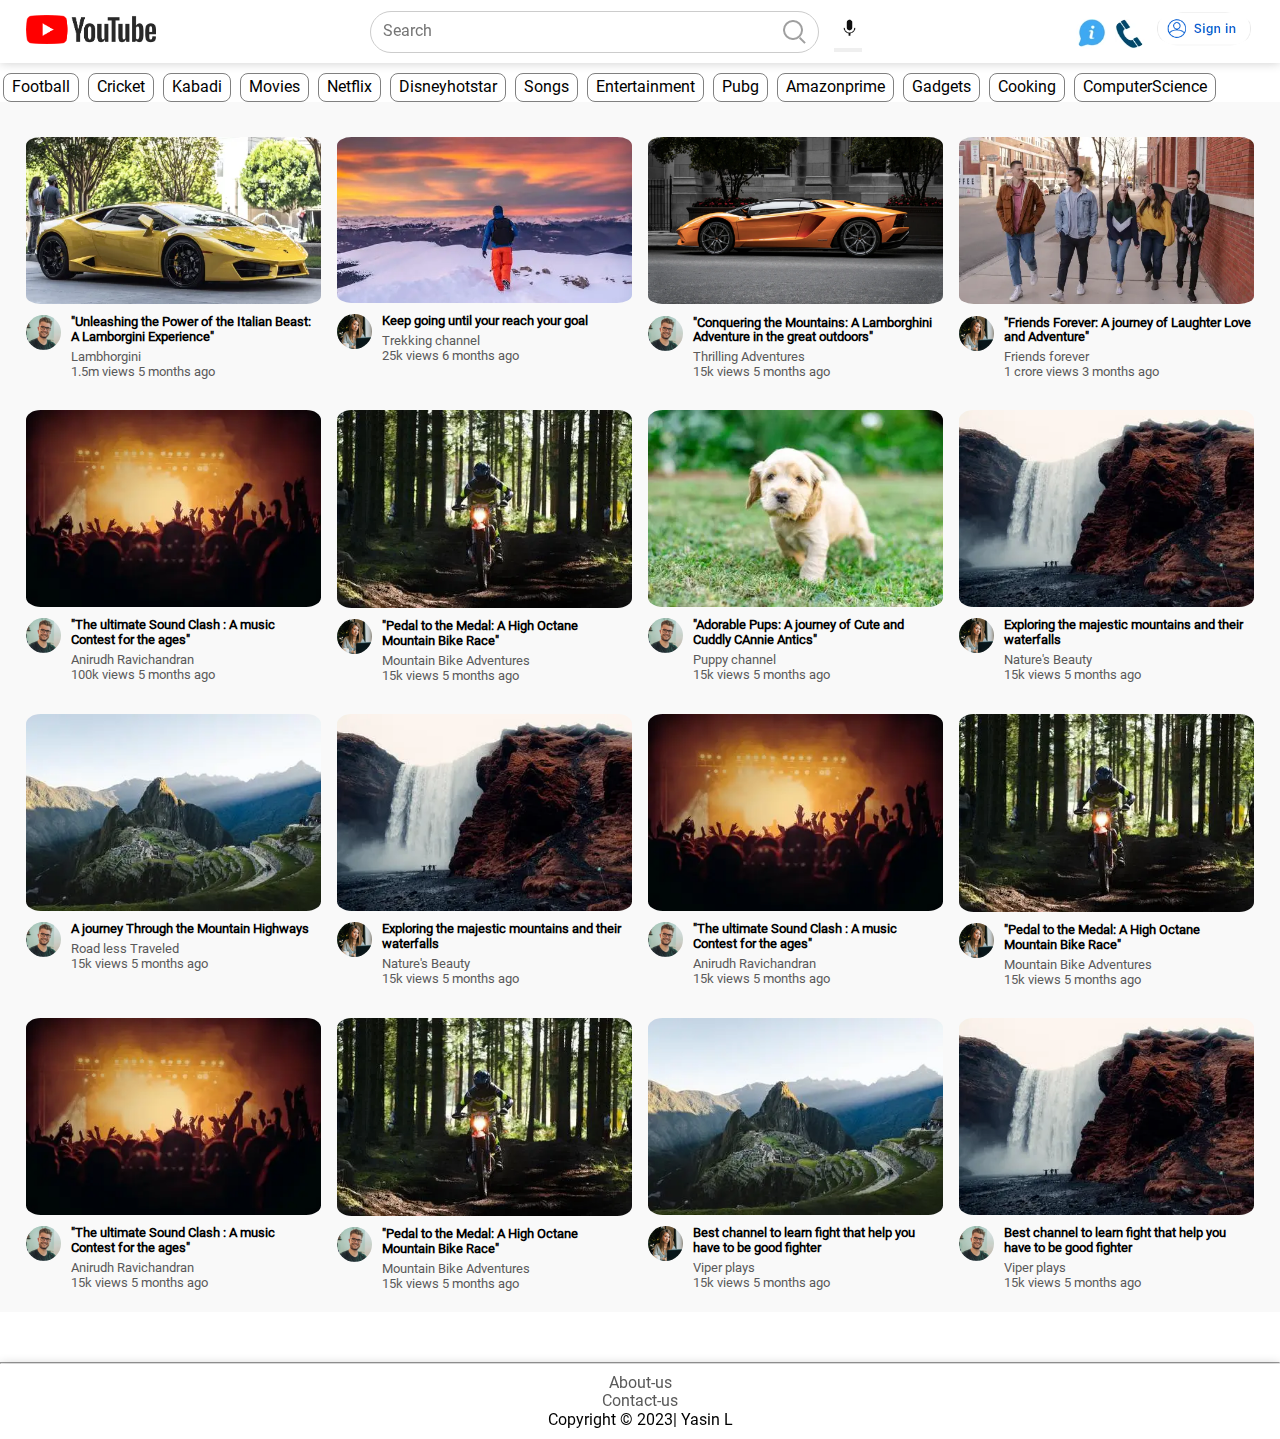
<file: index.html>
<!DOCTYPE html>
<html lang="en">

<head>
  <meta charset="UTF-8">
  <meta name="description"
    content="Home Page of Youtube, where you can watch millions of videos upload by users from across the globe.">
  <meta name="keywords" content="trending videos, viral videos, video news, latest news, video updates, crikcet videos">
  <meta name="viewport" content="width=device-width, initial-scale=1.0">
  <title>Youtube</title>
  <!--styles starts here-->
  <link rel="stylesheet" href="./assets/styles/noramlize.css">
  <link rel="stylesheet" href="https://cdnjs.cloudflare.com/ajax/libs/font-awesome/6.2.1/css/all.min.css"
    integrity="sha512-MV7K8+y+gLIBoVD59lQIYicR65iaqukzvf/nwasF0nqhPay5w/9lJmVM2hMDcnK1OnMGCdVK+iQrJ7lzPJQd1w=="
    crossorigin="anonymous" referrerpolicy="no-referrer" />
  <link rel="stylesheet" href="./assets/styles/main.css">
  <link rel="shortcut icon" href="./assets/images/yt-favicon.ico" type="image/x-icon">
  <!--styles ends here-->
</head>

<body>
  <!--header starts here-->
  <header>
    <nav class="flex-div primary-nav">
      <!--youtube logo starts here-->
      <div class="nav-left flex-div">
        <a href="./index.html"><img src="./assets/images/yt-logo.png" alt="youtubeLogo" class="logo"></a>
      </div>
      <!--youtube logo ends here-->
      <!--search box starts here-->
      <div class="nav-middle flex-div">
        <div class="search-box flex-div">
          <input type="search" placeholder="Search" aria-label="search">
          <img src="./assets/images/search.png" alt="search">
        </div>
        <button type="button"><img src="./assets/images/mic.PNG" alt="voice-search" class="mic-icon"></button>
      </div>
      <!--search box ends here-->
      <div class="nav-right">
        <a href="./about-us.html"><img src="./assets/images/about-us.webp" alt="about-us" class="about-us-icon"></a>
        <a href="./contact-us.html"><img src="./assets/images/contact-us.webp" alt="contact-us" class="contact-us-icon"></a>
        <img src="./assets/images/sign-in-icon.PNG" alt="Sign-in" class="sign-in-icon">
      </div>
    </nav>
  </header>
  <!--header ends here-->
  <!--main content starts here-->
  <main>
    <!--suggestedVideos starts here-->
    <div class="suggestedVideos">
      <ul>
        <li><a href="./index.html" title="footBall">Football</a></li>
        <li><a href="./index.html" title="cricket">Cricket</a></li>
        <li><a href="./index.html" title="kabadi">Kabadi</a></li>
        <li><a href="./index.html" title="movies">Movies</a></li>
        <li><a href="./index.html" title="netflix">Netflix</a></li>
        <li><a href="./index.html" title="hotstar">Disneyhotstar</a></li>
        <li><a href="./index.html" title="songs">Songs</a></li>
        <li><a href="./index.html" title="entertainment">Entertainment</a></li>
        <li><a href="./index.html" title="pubg">Pubg</a></li>
        <li><a href="./index.html" title="amazonprime">Amazonprime</a></li>
        <li><a href="./index.html" title="gadgets">Gadgets</a></li>
        <li><a href="./index.html" title="cooking">Cooking</a></li>
        <li><a href="./index.html" title="computerScience">ComputerScience</a></li>
      </ul>
    </div>
    <!--suggestedVideos ends here-->
    <!--Trending Videos starts here-->
    <div class="container">
      <div class="list-container">
        <!--video #1-->
        <div class="vid-list">
          <a href="./video.html"><img src="./assets/images/thumbnail1.webp" alt="video1" class="thumbnail">
            <!--video #1 description starts here-->
            <div class="flex-div">
              <img src="./assets/images/simon.png" alt="creator1">
              <div class="vid-info">
                <span>"Unleashing the Power of the Italian Beast: A Lamborgini Experience"</span>
                <p>Lambhorgini</p>
                <p>1.5m views 5 months ago</p>
              </div>
            </div>
            <!--video #1 description ends here-->
            </a>
        </div>
        <!--video #2-->
        <div class="vid-list">
          <a href="./video.html"><img src="./assets/images/thumbnail2.webp" alt="video2" class="thumbnail">
            <!--video #2 description starts here-->
            <div class="flex-div">
              <img src="./assets/images/cameron.png" alt="creator2">
              <div class="vid-info">
                <span>Keep going until your reach your goal</span>
                <p>Trekking channel</p>
                <p>25k views 6 months ago</p>
              </div>
            </div>
            <!--video #2 description ends here-->
            </a>
        </div>
        <!--video #3-->
        <div class="vid-list">
          <a href="./video.html"><img src="./assets/images/thumbnail3.png" alt="video3" class="thumbnail">
            <!--video #3 description starts here-->
            <div class="flex-div">
              <img src="./assets/images/simon.png" alt="creator3">
              <div class="vid-info">
                <span>"Conquering the Mountains: A Lamborghini Adventure in the great outdoors"</span>
                <p>Thrilling Adventures</p>
                <p>15k views 5 months ago</p>
              </div>
            </div>
            <!--video #3 description ends here-->
          </a>
        </div>
        <!--video #4-->
        <div class="vid-list">
          <a href="./video.html"><img src="./assets/images/thumbnail5.webp" alt="video4" class="thumbnail">
            <!--video #4 description starts here-->
            <div class="flex-div">
              <img src="./assets/images/cameron.png" alt="creator4">
              <div class="vid-info">
                <span>"Friends Forever: A journey of Laughter Love and Adventure"</span>
                <p>Friends forever</p>
                <p>1 crore views 3 months ago</p>
              </div>
            </div>
            <!--video #4 description ends here-->
          </a>
        </div>
        <!--video #5-->
        <div class="vid-list">
          <a href="./video.html"><img src="./assets/images/thumbnail4.webp" alt="video5" class="thumbnail">
            <!--video #5 description starts here-->
            <div class="flex-div">
              <img src="./assets/images/simon.png" alt="creator5">
              <div class="vid-info">
                <span>"The ultimate Sound Clash : A music Contest for the ages"</span>
                <p>Anirudh Ravichandran</p>
                <p>100k views 5 months ago</p>
              </div>
            </div>
            <!--video #5 description ends here-->
          </a>
        </div>
        <!--video #6-->
        <div class="vid-list">
          <a href="./video.html"><img src="./assets/images/thumbnail6.webp" alt="video6" class="thumbnail">
            <!--video #6 description starts here-->
            <div class="flex-div">
              <img src="./assets/images/cameron.png" alt="creator6">
              <div class="vid-info">
                <span>"Pedal to the Medal: A High Octane Mountain Bike Race"</span>
                <p>Mountain Bike Adventures</p>
                <p>15k views 5 months ago</p>
              </div>
            </div>
            <!--video #6 description ends here-->
          </a>
        </div>
        <!--video #7-->
        <div class="vid-list">
          <a href="./video.html"><img src="./assets/images/thumbnail7.webp" alt="video7" class="thumbnail">
            <!--video #7 description starts here-->
            <div class="flex-div">
              <img src="./assets/images/simon.png" alt="creator7">
              <div class="vid-info">
                <span>"Adorable Pups: A journey of Cute and Cuddly CAnnie Antics"</span>
                <p>Puppy channel</p>
                <p>15k views 5 months ago</p>
              </div>
            </div>
            <!--video #7 description ends here-->
          </a>
        </div>
        <!--video #8-->
        <div class="vid-list">
          <a href="./video.html"><img src="./assets/images/thumbnail10.webp" alt="video8" class="thumbnail">
            <!--video #8 description starts here-->
            <div class="flex-div">
              <img src="./assets/images/cameron.png" alt="creator8">
              <div class="vid-info">
                <span>Exploring the majestic mountains and their waterfalls</span>
                <p>Nature's Beauty</p>
                <p>15k views 5 months ago</p>
              </div>
            </div>
            <!--video #8 description ends here-->
          </a>
        </div>
        <!--video #9-->
        <div class="vid-list">
          <a href="./video.html"><img src="./assets/images/thumbnail9.webp" alt="video9" class="thumbnail">
            <!--video #9 description starts here-->
            <div class="flex-div">
              <img src="./assets/images/simon.png" alt="creator9">
              <div class="vid-info">
                <span>A journey Through the Mountain Highways</span>
                <p>Road less Traveled</p>
                <p>15k views 5 months ago</p>
              </div>
            </div>
            <!--video #9 description ends here-->
          </a>
        </div>
        <!--video #10-->
        <div class="vid-list">
          <a href="./video.html"><img src="./assets/images/thumbnail10.webp" alt="video10" class="thumbnail">
            <!--video #10 description starts here-->
            <div class="flex-div">
              <img src="./assets/images/cameron.png" alt="creator10">
              <div class="vid-info">
                <span>Exploring the majestic mountains and their waterfalls</span>
                <p>Nature's Beauty</p>
                <p>15k views 5 months ago</p>
              </div>
            </div>
            <!--video #10 description ends here-->
          </a>
        </div>
        <!--video #11-->
        <div class="vid-list">
          <a href="./video.html"><img src="./assets/images/thumbnail4.webp" alt="video11" class="thumbnail">
            <!--video #11 description starts here-->
            <div class="flex-div">
              <img src="./assets/images/simon.png" alt="creator11">
              <div class="vid-info">
                <span>"The ultimate Sound Clash : A music Contest for the ages"</span>
                <p>Anirudh Ravichandran</p>
                <p>15k views 5 months ago</p>
              </div>
            </div>
            <!--video #11 description ends here-->
          </a>
        </div>
        <!--video #12-->
        <div class="vid-list">
          <a href="./video.html"><img src="./assets/images/thumbnail6.webp" alt="video12" class="thumbnail">
            <!--video #12 description starts here-->
            <div class="flex-div">
              <img src="./assets/images/cameron.png" alt="creator12">
              <div class="vid-info">
                <span>"Pedal to the Medal: A High Octane Mountain Bike Race"</span>
                <p>Mountain Bike Adventures</p>
                <p>15k views 5 months ago</p>
              </div>
            </div>
            <!--video #12 description ends here-->
          </a>
        </div>
        <!--video #13-->
        <div class="vid-list">
          <a href="./video.html"><img src="./assets/images/thumbnail4.webp" alt="video13" class="thumbnail">
            <!--video #13 description starts here-->
            <div class="flex-div">
              <img src="./assets/images/simon.png" alt="creator13">
              <div class="vid-info">
                <span>"The ultimate Sound Clash : A music Contest for the ages"</span>
                <p>Anirudh Ravichandran</p>
                <p>15k views 5 months ago</p>
              </div>
            </div>
            <!--video #13 description ends here-->
          </a>
        </div>
        <!--video #14-->
        <div class="vid-list">
          <a href="./video.html"><img src="./assets/images/thumbnail6.webp" alt="video14" class="thumbnail">
            <!--video #14 description starts here-->
            <div class="flex-div">
              <img src="./assets/images/simon.png" alt="creator14">
              <div class="vid-info">
                <span>"Pedal to the Medal: A High Octane Mountain Bike Race"</span>
                <p>Mountain Bike Adventures</p>
                <p>15k views 5 months ago</p>
              </div>
            </div>
            <!--video #14 description ends here-->
          </a>
        </div>
        <!--video #15-->
        <div class="vid-list">
          <a href="#"><img src="./assets/images/thumbnail9.webp" alt="video15" class="thumbnail">
            <!--video #15 description starts here-->
            <div class="flex-div">
              <img src="./assets/images/cameron.png" alt="creator15">
              <div class="vid-info">
                <span>Best channel to learn fight that help you have to be good fighter</span>
                <p>Viper plays</p>
                <p>15k views 5 months ago</p>
              </div>
            </div>
            <!--video #15 description ends here-->
          </a>
        </div>
        <!--video #16-->
        <div class="vid-list">
          <a href="./video.html"><img src="./assets/images/thumbnail10.webp" alt="video16" class="thumbnail">
            <!--video #16 description starts here-->
            <div class="flex-div">
              <img src="./assets/images/simon.png" alt="creator16">
              <div class="vid-info">
                <span>Best channel to learn fight that help you have to be good fighter</span>
                <p>Viper plays</p>
                <p>15k views 5 months ago</p>
              </div>
            </div>
            <!--video #16 description ends here-->
          </a>
        </div>
      </div>
    </div>
     <!--Trending Videos ends here-->
  </main>
  <!--main content ends here-->
  <!--footer starts here-->
  <footer class="footerStyle">
    <hr>
    <nav id="footerNav">
      <ul>
        <li><a href="./about-us.html">About-us</a></li>
        <li><a href="./contact-us.html">Contact-us</a></li>
      </ul>
      <p>Copyright &copy; 2023| Yasin L</p>
    </nav>
  </footer>
  <!--footer ends here-->
</body>

</html>
</file>
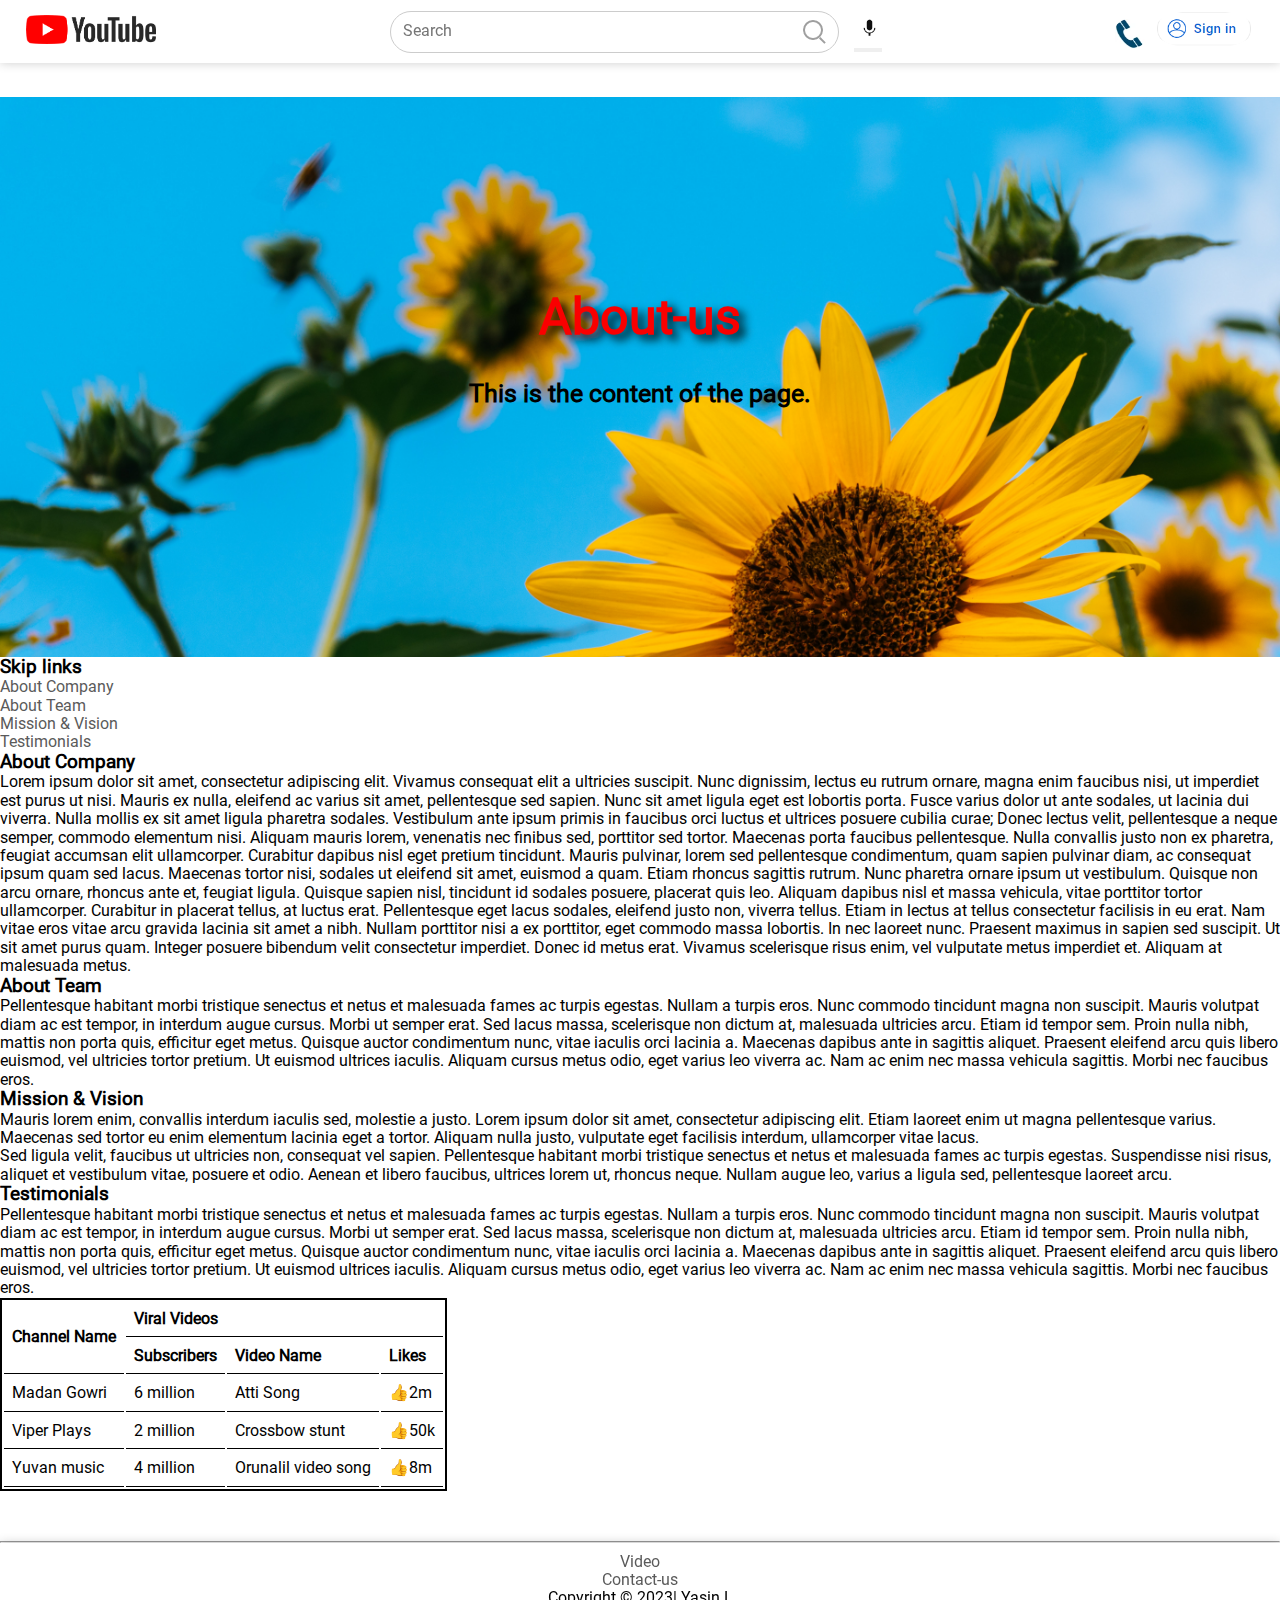
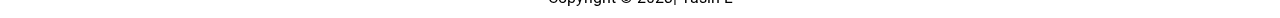
<file: about-us.html>
<!DOCTYPE html>
<html lang="en-US">

<head>
  <meta charset="UTF-8">
  <meta name="description" content="About us page of youtube where you can see of about our viral content videos">
  <meta name="keywords" content="Trending content, viral content, viral news, about-us content">
  <meta name="viewport" content="width=device-width, intial-scale=1.0">
  <title>Youtube</title>
  <!--styles starts here-->
  <link rel="stylesheet" href="./assets/styles/noramlize.css">
  <link rel="stylesheet" href="https://cdnjs.cloudflare.com/ajax/libs/font-awesome/6.2.1/css/all.min.css"
    integrity="sha512-MV7K8+y+gLIBoVD59lQIYicR65iaqukzvf/nwasF0nqhPay5w/9lJmVM2hMDcnK1OnMGCdVK+iQrJ7lzPJQd1w=="
    crossorigin="anonymous" referrerpolicy="no-referrer">
  <link rel="stylesheet" href="./assets/styles/main.css">
  <link rel="shortcut icon" href="./assets/images/yt-favicon.ico" type="image/x-icon">
  <!--styles ends here-->
</head>

<body>
   <!--header starts here-->
   <header>
    <nav class="flex-div primary-nav">
      <!--youtube logo starts here-->
      <div class="nav-left flex-div">
        <a href="./index.html"><img src="./assets/images/yt-logo.png" alt="youtubeLogo" class="logo"></a>
      </div>
      <!--youtube logo ends here-->
      <!--search box starts here-->
      <div class="nav-middle flex-div">
        <div class="search-box flex-div">
          <input type="search" placeholder="Search" aria-label="search">
          <img src="./assets/images/search.png" alt="search">
        </div>
        <button type="button"><img src="./assets/images/mic.PNG" alt="voice-search" class="mic-icon"></button>
      </div>
      <!--search box ends here-->
      <div class="nav-right">
        <a href="./contact-us.html"><img src="./assets/images/contact-us.webp" alt="contact-us" class="contact-us-icon"></a>
        <img src="./assets/images/sign-in-icon.PNG" alt="Sign-in" class="sign-in-icon">
      </div>
    </nav>
  </header>
  <!--header ends here-->

  <main>
    <div class="about-jumbotron">
      <h1>About-us</h1>
      <h2>This is the content of the page.</h2>
    </div>
    
    <h3>Skip links</h3>
    <ul>
      <li><a href="#aboutCompany">About Company</a></li>
      <li><a href="#aboutTeam">About Team</a></li>
      <li><a href="#missionVision">Mission & Vision</a></li>
      <li><a href="#testimonials">Testimonials</a></li>
    </ul>
    <div>
      <section id="aboutCompany">
        <h3>About Company</h3>
        <p>Lorem ipsum dolor sit amet, consectetur adipiscing elit. Vivamus consequat elit a ultricies suscipit. Nunc
          dignissim,
          lectus eu rutrum ornare, magna enim faucibus nisi, ut imperdiet est purus ut nisi. Mauris ex nulla, eleifend
          ac varius
          sit amet, pellentesque sed sapien. Nunc sit amet ligula eget est lobortis porta. Fusce varius dolor ut ante
          sodales, ut
          lacinia dui viverra. Nulla mollis ex sit amet ligula pharetra sodales. Vestibulum ante ipsum primis in
          faucibus orci
          luctus et ultrices posuere cubilia curae; Donec lectus velit, pellentesque a neque semper, commodo elementum
          nisi.
          Aliquam mauris lorem, venenatis nec finibus sed, porttitor sed tortor. Maecenas porta faucibus pellentesque.
          Nulla
          convallis justo non ex pharetra, feugiat accumsan elit ullamcorper. Curabitur dapibus nisl eget pretium
          tincidunt.
          Mauris pulvinar, lorem sed pellentesque condimentum, quam sapien pulvinar diam, ac consequat ipsum quam sed
          lacus.
          Maecenas tortor nisi, sodales ut eleifend sit amet, euismod a quam. Etiam rhoncus sagittis rutrum. Nunc
          pharetra ornare
          ipsum ut vestibulum.

          Quisque non arcu ornare, rhoncus ante et, feugiat ligula. Quisque sapien nisl, tincidunt id sodales posuere,
          placerat
          quis leo. Aliquam dapibus nisl et massa vehicula, vitae porttitor tortor ullamcorper. Curabitur in placerat
          tellus, at
          luctus erat. Pellentesque eget lacus sodales, eleifend justo non, viverra tellus. Etiam in lectus at tellus
          consectetur
          facilisis in eu erat. Nam vitae eros vitae arcu gravida lacinia sit amet a nibh. Nullam porttitor nisi a ex
          porttitor,
          eget commodo massa lobortis. In nec laoreet nunc. Praesent maximus in sapien sed suscipit. Ut sit amet purus
          quam.
          Integer posuere bibendum velit consectetur imperdiet. Donec id metus erat. Vivamus scelerisque risus enim, vel
          vulputate
          metus imperdiet et. Aliquam at malesuada metus.
        </p>
      </section>

      <section id="aboutTeam">
        <h3>About Team</h3>
        <p>
          Pellentesque habitant morbi tristique senectus et netus et malesuada fames ac turpis egestas. Nullam a turpis eros. Nunc
          commodo tincidunt magna non suscipit. Mauris volutpat diam ac est tempor, in interdum augue cursus. Morbi ut semper
          erat. Sed lacus massa, scelerisque non dictum at, malesuada ultricies arcu. Etiam id tempor sem. Proin nulla nibh,
          mattis non porta quis, efficitur eget metus. Quisque auctor condimentum nunc, vitae iaculis orci lacinia a. Maecenas
          dapibus ante in sagittis aliquet. Praesent eleifend arcu quis libero euismod, vel ultricies tortor pretium. Ut euismod
          ultrices iaculis. Aliquam cursus metus odio, eget varius leo viverra ac. Nam ac enim nec massa vehicula sagittis. Morbi
          nec faucibus eros.
        </p>
      </section>

      <section id="missionVision">
        <h3>Mission & Vision</h3>
        <p>
          Mauris lorem enim, convallis interdum iaculis sed, molestie a justo. Lorem ipsum dolor sit amet, consectetur adipiscing
          elit. Etiam laoreet enim ut magna pellentesque varius. Maecenas sed tortor eu enim elementum lacinia eget a tortor.
          Aliquam nulla justo, vulputate eget facilisis interdum, ullamcorper vitae lacus.
        </p>
        <p>
          Sed ligula velit, faucibus ut ultricies
          non, consequat vel sapien. Pellentesque habitant morbi tristique senectus et netus et malesuada fames ac turpis egestas.
          Suspendisse nisi risus, aliquet et vestibulum vitae, posuere et odio. Aenean et libero faucibus, ultrices lorem ut,
          rhoncus neque. Nullam augue leo, varius a ligula sed, pellentesque laoreet arcu.
        </p>
      </section>

      <section id="testimonials">
        <h3>Testimonials</h3>
        <p>
          Pellentesque habitant morbi tristique senectus et netus et malesuada fames ac turpis egestas. Nullam a turpis eros.
          Nunc
          commodo tincidunt magna non suscipit. Mauris volutpat diam ac est tempor, in interdum augue cursus. Morbi ut semper
          erat. Sed lacus massa, scelerisque non dictum at, malesuada ultricies arcu. Etiam id tempor sem. Proin nulla nibh,
          mattis non porta quis, efficitur eget metus. Quisque auctor condimentum nunc, vitae iaculis orci lacinia a. Maecenas
          dapibus ante in sagittis aliquet. Praesent eleifend arcu quis libero euismod, vel ultricies tortor pretium. Ut
          euismod
          ultrices iaculis. Aliquam cursus metus odio, eget varius leo viverra ac. Nam ac enim nec massa vehicula sagittis.
          Morbi
          nec faucibus eros.
        </p>
      </section>
    </div>

    <table>
      <thead>
        <tr>
          <th rowspan="2">Channel Name</th>
          <th colspan="3">Viral Videos</th>
        </tr>
        <tr>
          <th>Subscribers</th>
          <th>Video Name</th>
          <th>Likes</th>
        </tr>
      </thead>
      <tbody>
        <tr>
          <td>Madan Gowri</td>
          <td>6 million</td>
          <td>Atti Song</td>
          <td>&#128077;2m</td>
        </tr>
        <tr>
          <td>Viper Plays</td>
          <td>2 million</td>
          <td>Crossbow stunt</td>
          <td>&#128077;50k</td>
        </tr>
        <tr>
          <td>Yuvan music</td>
          <td>4 million</td>
          <td>Orunalil video song</td>
          <td>&#128077;8m</td>
        </tr>
      </tbody>

    </table>
  </main>

  <!--footer starts here-->
  <footer class="footerStyle">
    <hr>
    <nav id="footerNav">
      <ul>
        <li><a href="./video.html">Video</a></li>
        <li><a href="./contact-us.html">Contact-us</a></li>
      </ul>
      <p>Copyright &copy; 2023| Yasin L</p>
    </nav> 
  </footer>
  <!--footer ends-->
</body>

</html>
</file>
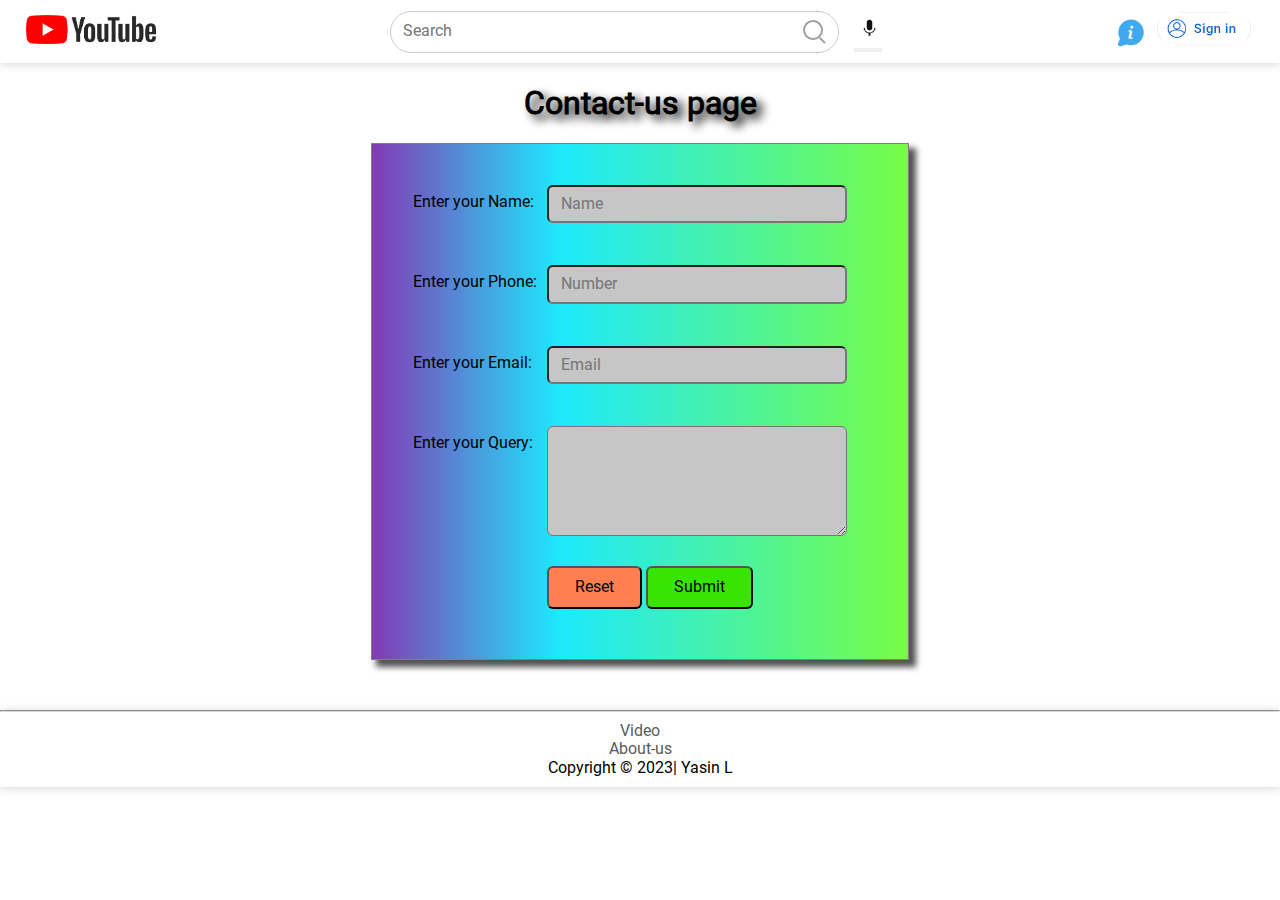
<file: contact-us.html>
<!DOCTYPE html>
<html lang="en-US">

<head>
  <meta charset="UTF-8">
  <meta name="description" content="Contact page of youtube">
  <meta name="keywords" content="Report of youtube content, feedback of our content, contact">
  <meta name="viewport" content="width=device-width, intial-scale=1.0">
  <title>Youtube</title>
  <!--styles starts here/-->
  <link rel="stylesheet" href="./assets/styles/noramlize.css">
  <link rel="stylesheet" href="https://cdnjs.cloudflare.com/ajax/libs/font-awesome/6.2.1/css/all.min.css"
    integrity="sha512-MV7K8+y+gLIBoVD59lQIYicR65iaqukzvf/nwasF0nqhPay5w/9lJmVM2hMDcnK1OnMGCdVK+iQrJ7lzPJQd1w=="
    crossorigin="anonymous" referrerpolicy="no-referrer" />
  <link rel="stylesheet" href="./assets/styles/main.css">
  <link rel="shortcut icon" href="./assets/images/yt-favicon.ico" type="image/x-icon">
  <!--styles ends here-->
</head>

<body>
   <!--header starts here-->
   <header>
    <nav class="flex-div primary-nav">
      <!--youtube logo starts here-->
      <div class="nav-left flex-div">
        <a href="./index.html"><img src="./assets/images/yt-logo.png" alt="youtubeLogo" class="logo"></a>
      </div>
      <!--youtube logo ends here-->
      <!--search box starts here-->
      <div class="nav-middle flex-div">
        <div class="search-box flex-div">
          <input type="search" placeholder="Search" aria-label="search">
          <img src="./assets/images/search.png" alt="search">
        </div>
        <button type="button"><img src="./assets/images/mic.PNG" alt="voice-search" class="mic-icon"></button>
      </div>
      <!--search box ends here-->
      <div class="nav-right">
        <a href="./about-us.html"><img src="./assets/images/about-us.webp" alt="about-us" class="about-us-icon"></a>
        <img src="./assets/images/sign-in-icon.PNG" alt="Sign-in" class="sign-in-icon">
      </div>
    </nav>
  </header>
  <!--header ends here-->

  <main>

    <h1>Contact-us page</h1>

    <form class="contact-form">
      <div class="field-wrapper">
        <label for="nameInput">Enter your Name:</label>
        <input type="text" id="nameInput" placeholder="Name" required>
      </div>
      <div class="field-wrapper">
        <label for="phoneInput">Enter your Phone:</label>
        <input type="number" id="phoneInput" placeholder="Number" min="199999999" max="999999999" required>
      </div>
      <div class="field-wrapper">
        <label for="emailInput">Enter your Email:</label>
        <input type="email" id="emailInput" placeholder="Email" required>
      </div>
      <div class="field-wrapper">
        <label for="queryInput">Enter your Query:</label>
        <textarea id="queryInput" rows="5" cols="40" minlength="15" maxlength="100" required></textarea>
      </div>
      <div class="buttons-wrapper">
        <button type="reset">Reset</button>
        <button type="submit">Submit</button>
      </div>
    </form>
  </main>

  <!--footer starts here-->
  <footer class="footerStyle">
    <hr>
    <nav id="footerNav">
      <ul>
        <li><a href="./video.html">Video</a></li>
        <li><a href="./about-us.html">About-us</a></li>
      </ul>
      <p>Copyright &copy; 2023| Yasin L</p>
    </nav>
  </footer>
  <!--footer ends here-->
</body>

</html>
</file>
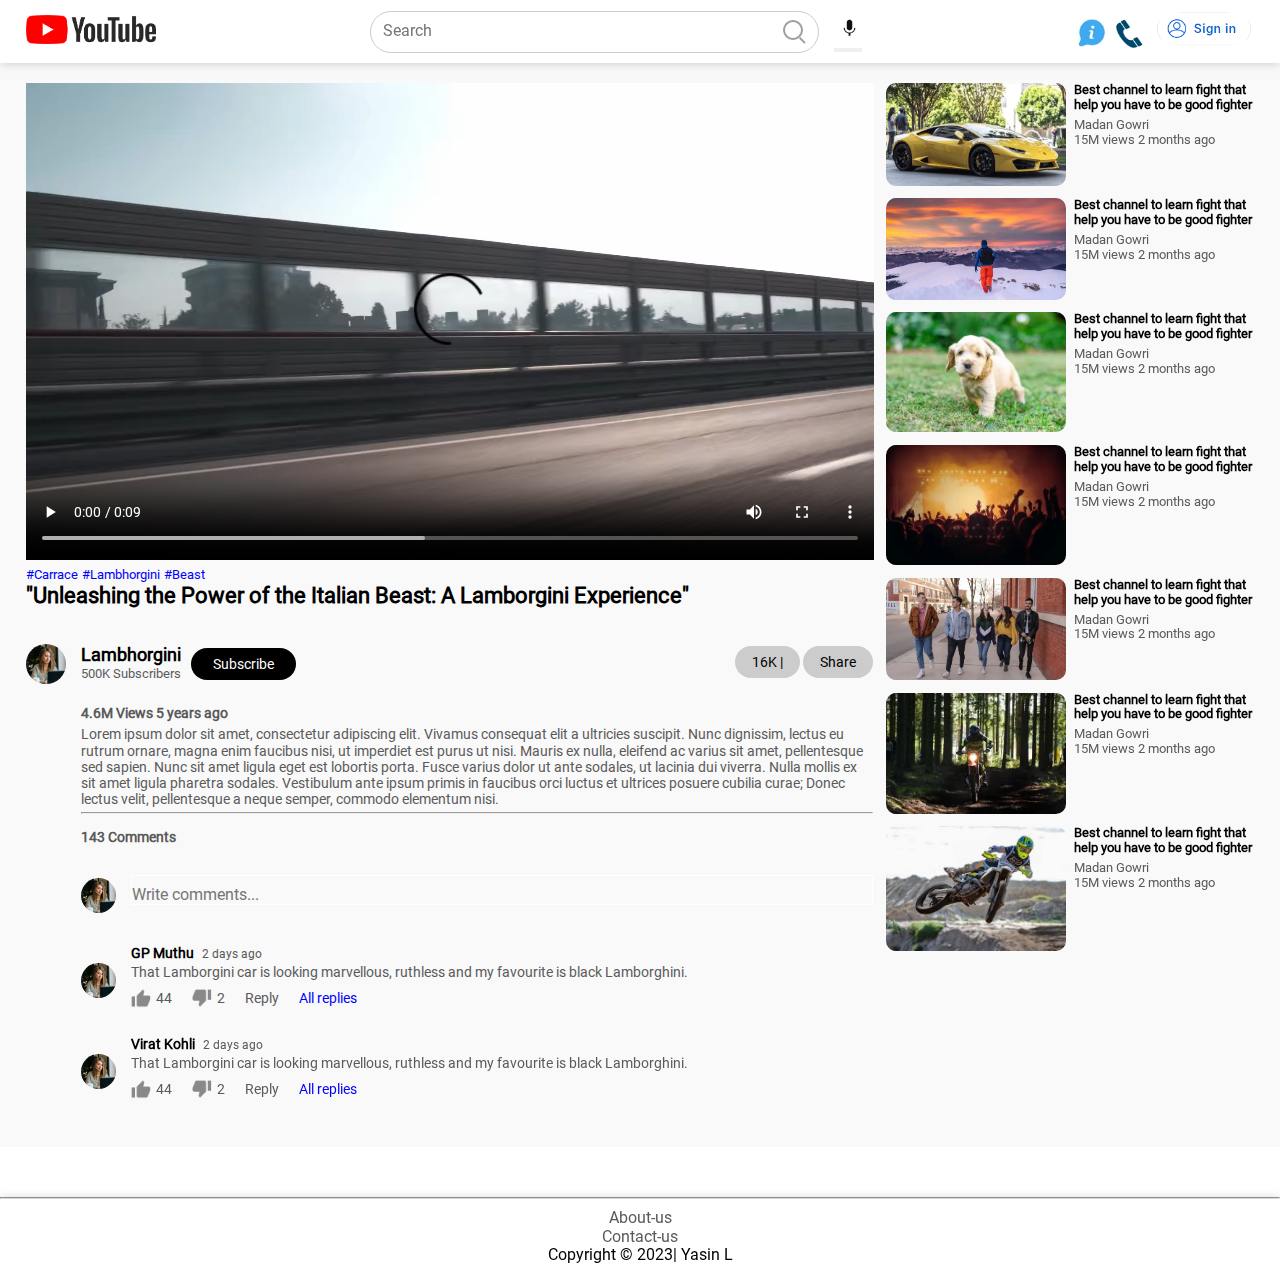
<file: video.html>
<!DOCTYPE html>
<html lang="en">

<head>
  <meta charset="UTF-8">
  <meta name="viewport" content="width=device-width, initial-scale=1.0">
  <meta name="description" content="Video page of youtube, Lamborgini car ">
  <meta name="keywords" content="trending video, viral video, car race, Lamborgini">
  <title>Youtube</title>
  <!--styles starts here-->
  <link rel="stylesheet" href="./assets/styles/noramlize.css">
  <link rel="stylesheet" href="https://cdnjs.cloudflare.com/ajax/libs/font-awesome/6.2.1/css/all.min.css"
    integrity="sha512-MV7K8+y+gLIBoVD59lQIYicR65iaqukzvf/nwasF0nqhPay5w/9lJmVM2hMDcnK1OnMGCdVK+iQrJ7lzPJQd1w=="
    crossorigin="anonymous" referrerpolicy="no-referrer" />
  <link href="https://fonts.googleapis.com/icon?family=Material+Icons" rel="stylesheet">
  <link rel="stylesheet" href="./assets/styles/main.css">
  <link rel="shortcut icon" href="./assets/images/yt-favicon.ico" type="image/x-icon">
  <!--styles ends here-->
</head>

<body>
  <!--header starts here-->
  <header>
    <nav class="flex-div primary-nav">
      <!--youtube logo starts here-->
      <div class="nav-left flex-div">
        <a href="./index.html"><img src="./assets/images/yt-logo.png" alt="youtubeLogo" class="logo"></a>
      </div>
      <!--youtube logo ends here-->
      <!--search box starts here-->
      <div class="nav-middle flex-div">
        <div class="search-box flex-div">
          <input type="search" placeholder="Search" aria-label="search">
          <img src="./assets/images/search.png" alt="search">
        </div>
        <button type="button"><img src="./assets/images/mic.PNG" alt="voice-search" class="mic-icon"></button>
      </div>
      <!--search box ends here-->
      <div class="nav-right">
        <a href="./about-us.html"><img src="./assets/images/about-us.webp" alt="about-us" class="about-us-icon"></a>
        <a href="./contact-us.html"><img src="./assets/images/contact-us.webp" alt="contact-us"
            class="contact-us-icon"></a>
        <img src="./assets/images/sign-in-icon.PNG" alt="Sign-in" class="sign-in-icon">
      </div>
    </nav>
  </header>
  <!--header ends here-->
  <main>
    <div class="container play-container">
      <div class="row">
        <!--play main video starts here-->
        <div class="play-video">
          <video controls autoplay>
            <source src="./assets/videos/video.webm" type="video/webm">
          </video>
          <div class="tags">
            <a href="#">#Carrace</a> <a href="#">#Lambhorgini</a> <a href="#">#Beast</a>
          </div>
          <h3>"Unleashing the Power of the Italian Beast: A Lamborgini Experience"</h3>
          <!--play video information starts here-->
          <div class="play-video-info">
            <div class="publisher">
              <img src="./assets/images/cameron.png" alt="channel-creator">
              <div>
                <p>Lambhorgini</p>
                <span>500K Subscribers</span>
              </div>
              <button type="button" id="subscribe-button">Subscribe</button>
            </div>
            <div>
              <button type="button"><i class="fa-solid fa-thumbs-up"></i>16K | <i
                  class="fa-solid fa-thumbs-down fa-flip-horizontal"></i></button>
              <button type="button"><i class="fa-solid fa-share"></i>Share</button>
            </div>
          </div>
          <!--play video information ends here-->
          <!--video description box starts here-->
          <div class="vid-description">
            <p><b>4.6M Views 5 years ago</b></p>
            <p>Lorem ipsum dolor sit amet, consectetur adipiscing elit. Vivamus consequat elit a ultricies suscipit.
              Nunc
              dignissim,
              lectus eu rutrum ornare, magna enim faucibus nisi, ut imperdiet est purus ut nisi. Mauris ex nulla,
              eleifend
              ac varius
              sit amet, pellentesque sed sapien. Nunc sit amet ligula eget est lobortis porta. Fusce varius dolor ut
              ante
              sodales, ut
              lacinia dui viverra. Nulla mollis ex sit amet ligula pharetra sodales. Vestibulum ante ipsum primis in
              faucibus orci
              luctus et ultrices posuere cubilia curae; Donec lectus velit, pellentesque a neque semper, commodo
              elementum
              nisi.</p>
            <hr>
            <h4>143 Comments</h4>
            <!--add comment starts here-->
            <div id="add-comment">
              <img src="./assets/images/cameron.png" alt="commentator">
              <input type="text" placeholder="Write comments..." aria-label="add-comment">
            </div>
            <!--add comment ends here-->
            <!--old comment starts here-->
            <div class="old-comment">
              <img src="./assets/images/cameron.png" alt="commentator">
              <div>
                <h3>GP Muthu<span>2 days ago</span></h3>
                <p>That Lamborgini car is looking marvellous, ruthless and my favourite is black Lamborghini.</p>
                <div class="acomment-action">
                  <img src="./assets/images/like.png" alt="like">
                  <span>44</span>
                  <img src="./assets/images/dislike.png" alt="dislike">
                  <span>2</span>
                  <span>Reply</span>
                  <a href="">All replies</a>
                </div>
              </div>
            </div>
            <div class="old-comment">
              <img src="./assets/images/cameron.png" alt="commentator">
              <div>
                <h3>Virat Kohli<span>2 days ago</span></h3>
                <p>That Lamborgini car is looking marvellous, ruthless and my favourite is black Lamborghini.</p>
                <div class="acomment-action">
                  <img src="./assets/images/like.png" alt="like">
                  <span>44</span>
                  <img src="./assets/images/dislike.png" alt="dislike">
                  <span>2</span>
                  <span>Reply</span>
                  <a href="">All replies</a>
                </div>
              </div>
            </div>
            <!--old comment ends here-->
          </div>
          <!--video description box ends here-->
        </div>
        <!--play main video ends here-->
        <!--right side video starts here-->
        <div class="right-sidebar">
          <!--side video #1-->
          <div class="side-video-list">
            <a href="./video.html" class="small-thumbnail"><img src="./assets/images/thumbnail1.webp"
                alt="side-video1"></a>
            <div class="vid-info">
              <a href="#">Best channel to learn fight that help you have to be good fighter</a>
              <p>Madan Gowri</p>
              <p>15M views 2 months ago</p>
            </div>
          </div>
          <!--side video #2-->
          <div class="side-video-list">
            <a href="./video.html" class="small-thumbnail"><img src="./assets/images/thumbnail2.webp"
                alt="side-video2"></a>
            <div class="vid-info">
              <a href="#">Best channel to learn fight that help you have to be good fighter</a>
              <p>Madan Gowri</p>
              <p>15M views 2 months ago</p>
            </div>
          </div>
          <!--side video #3-->
          <div class="side-video-list">
            <a href="./video.html" class="small-thumbnail"><img src="./assets/images/thumbnail7.webp"
                alt="side-video3"></a>
            <div class="vid-info">
              <a href="#">Best channel to learn fight that help you have to be good fighter</a>
              <p>Madan Gowri</p>
              <p>15M views 2 months ago</p>
            </div>
          </div>
          <!--side video #4-->
          <div class="side-video-list">
            <a href="./video.html" class="small-thumbnail"><img src="./assets/images/thumbnail4.webp"
                alt="side-video4"></a>
            <div class="vid-info">
              <a href="#">Best channel to learn fight that help you have to be good fighter</a>
              <p>Madan Gowri</p>
              <p>15M views 2 months ago</p>
            </div>
          </div>
          <!--side video #5-->
          <div class="side-video-list">
            <a href="./video.html" class="small-thumbnail"><img src="./assets/images/thumbnail5.webp"
                alt="side-video5"></a>
            <div class="vid-info">
              <a href="#">Best channel to learn fight that help you have to be good fighter</a>
              <p>Madan Gowri</p>
              <p>15M views 2 months ago</p>
            </div>
          </div>
          <!--side video #6-->
          <div class="side-video-list">
            <a href="./video.html" class="small-thumbnail"><img src="./assets/images/thumbnail6.webp"
                alt="side-video6"></a>
            <div class="vid-info">
              <a href="#">Best channel to learn fight that help you have to be good fighter</a>
              <p>Madan Gowri</p>
              <p>15M views 2 months ago</p>
            </div>
          </div>
          <!--side video #7-->
          <div class="side-video-list">
            <a href="./video.html" class="small-thumbnail"><img src="./assets/images/thumbnail8.webp"
                alt="side-video7"></a>
            <div class="vid-info">
              <a href="#">Best channel to learn fight that help you have to be good fighter</a>
              <p>Madan Gowri</p>
              <p>15M views 2 months ago</p>
            </div>
          </div>
        </div>
        <!--right side video ends here-->
      </div>
    </div>
  </main>
  <!--footer starts here-->
  <footer class="footerStyle">
    <hr>
    <nav id="footerNav">
      <ul>
        <li><a href="./about-us.html">About-us</a></li>
        <li><a href="./contact-us.html">Contact-us</a></li>
      </ul>
      <p>Copyright &copy; 2023| Yasin L</p>
    </nav>
  </footer>
  <!--footer ends here-->
</body>

</html>
</file>
<file: assets/styles/main.css>
@font-face {
  font-family: "Roboto";
  src: url("../fonts/Roboto/Roboto-Regular.ttf") format("truetype");
}

/* global selector */
* {
  font-family: Roboto;
  margin: 0;
  padding: 0;
  box-sizing: border-box;
}

a {
  text-decoration: none;
  color: #5a5a5a;
}

img {
  cursor: pointer;
}

.flex-div {
  display: flex;
  align-items: center;
}

/*nav bar content starts here*/
nav {
  padding: 10px 2%;
  justify-content: space-between;
  box-shadow: 0 0 10px rgba(0, 0, 0, 0.2);
  background: #fff;
  position: sticky;
  top: 0;
  z-index: 10;
}

.nav-left .logo {
  width: 130px;
}

/*nav middle styling starts here*/
.nav-middle .mic-icon {
  width: 28px;
}

.nav-middle button {
  border: #000000;
}


.nav-middle .search-box {
  border: 1px solid #ccc;
  margin-right: 15px;
  padding: 8px 12px;
  border-radius: 25px;
}

.nav-middle .search-box input {
  width: 400px;
  border: 0;
  outline: 0;
  background: transparent;
}

/*nav middle styling ends here*/

/*nav right styling starts here*/
.nav-right .sign-in-icon {
  width: 100px;
  border-radius: 50%;
  margin-right: 0;
}

.nav-right .about-us-icon {
  width: 30px;
  height: 30px;
  border-radius: 12px;
  margin-right: 5px;
}

.nav-right .contact-us-icon {
  width: 30px;
  height: 30px;
  border-radius: 12px;
  margin-right: 5px;
}

/*nav right styling ends here*/

/*nav bar content ends here*/

/*header ends here*/

/*suggested Videos content starts here*/
.suggestedVideos {
  position: sticky;
}

.sugggestedVideos ul {
  padding: 0;
}

.suggestedVideos ul li {
  display: inline-block;
  border: 1px solid grey;
  padding: 4px 8px;
  border-radius: 8px;
  margin-top: 10px;
  margin-left: 3px;
  margin-right: 2px;
}

.suggestedVideos a {
  color: #000;
  text-decoration-color: aliceblue;
}

.suggestedVideos li:hover {
  background-color: aliceblue;
}

#suggestedVideos li:active {
  background-color: rgb(255, 145, 0);
}

/*suggested Videos content ends here*/

/* home page video content starts here*/
.container {
  background: #f9f9f9;
  padding-left: 2%;
  padding-right: 2%;
  padding-top: 20px;
  padding-bottom: 20px;
}

.list-container {
  display: grid;
  grid-template-columns: repeat(auto-fit, minmax(250px, 1fr));
  grid-column-gap: 16px;
  grid-row-gap: 30px;
  margin-top: 15px;
}

.vid-list .thumbnail {
  width: 100%;
  border-radius: 5%;
}

.vid-list .flex-div {
  align-items: flex-start;
  margin-top: 7px;
}

.vid-list .flex-div img {
  width: 35px;
  margin-right: 10px;
  border-radius: 50%;
}

.vid-info {
  color: #5a5a5a;
  font-size: 13px;
}

.vid-info span {
  color: #000;
  font-weight: 600;
  display: block;
  margin-bottom: 5px;
}

.vid-info a {
  color: #000;
  font-weight: 600;
  display: block;
  margin-bottom: 5px;
}

/*home page video content ends here*/

/*video page content starts here*/


.row {
  display: flex;
  justify-content: space-between;
  flex-wrap: wrap;
}

.play-video {
  flex-basis: 69%;
}

.right-sidebar {
  flex-basis: 30%;
}

.play-video video {
  width: 100%;
}

/*side video styling starts here*/
.side-video-list {
  display: flex;
  justify-content: space-between;
  margin-bottom: 8px;
}

.side-video-list img {
  width: 100%;
  border-radius: 10px;
}

.side-video-list .small-thumbnail {
  flex-basis: 49%;
}

.side-video-list .vid-info {
  flex-basis: 49%;
}

/*side video styling ends here*/
.play-video .tags a {
  color: #0000ff;
  font-size: 13px;
}

.play-video h3 {
  font-weight: 600;
  font-size: 22px;
}

.play-video .play-video-info {
  display: flex;
  align-items: center;
  justify-content: space-between;
  flex-wrap: wrap;
  margin-top: 10px;
  font-size: 14px;
  color: #5a5a5a;
}

.play-video .play-video-info button {
  background-color: #ccc;
  color: #000;
  padding: 8px 17px;
  border-radius: 18px;
  font-size: 14px;
  border: none;
  margin-top: 15px;
}

.play-video .play-video-info a {
  display: inline-flex;
  align-items: center;
  margin-left: 7px;
}

/*publisher styling starts here*/
.publisher {
  display: inline-flex;
  align-items: center;
  margin-top: 20px;
}

.publisher div {
  flex: 1;
  line-height: 18px;
}

.publisher img {
  width: 40px;
  border-radius: 50%;
  margin-right: 15px;
}

.publisher div p {
  color: #000;
  font-weight: 600;
  font-size: 18px;
}

.publisher div span {
  font-size: 13px;
  color: #5a5a5a;
}

#subscribe-button {
  background: #000;
  color: #fff;
  margin: 10px;
  padding: 8px 22px;
  display: flex;
  justify-content: center;
}

/*publisher styling starts here*/

/*video description styling starts here*/
.vid-description {
  padding-left: 55px;
  margin: 15px 0;
}

.vid-description p {
  font-size: 14px;
  margin-bottom: 5px;
  color: #5a5a5a;
}

.vid-description h4 {
  font-size: 14px;
  color: #5a5a5a;
  margin-top: 15px;
}

/*add comment styling starts here*/
#add-comment {
  display: flex;
  align-items: center;
  margin: 30px 0;
}

#add-comment img {
  width: 35px;
  border-radius: 50%;
  margin-right: 15px;
}

#add-comment input {
  border: 0;
  outline: 0;
  border: 1px solid #fff;
  width: 100%;
  padding-top: 10px;
  background: transparent;
}

/*add comment styling ends here*/

/*old comment styling starts here*/
.old-comment {
  display: flex;
  align-items: center;
  margin: 20px 0;
}

.old-comment img {
  width: 35px;
  border-radius: 50%;
  margin-right: 15px;
}

.old-comment h3 {
  font-size: 14px;
  margin-bottom: 2px;
}

.old-comment h3 span {
  font-size: 12px;
  color: #5a5a5a;
  font-weight: 500;
  margin-left: 8px;
}

.old-comment .acomment-action {
  display: flex;
  align-items: center;
  margin: 8px 0;
  font-size: 14px;
}

.old-comment .acomment-action img {
  border-radius: 0;
  width: 20px;
  margin-right: 5px;
}

.old-comment .acomment-action span {
  margin-right: 20px;
  color: #5a5a5a;
}

.old-comment .acomment-action a {
  color: #0000ff;
}

/*old comment styling ends here*/

/*video description styling ends here*/

/*video page content ends here*/

/* about us table starts here*/
tr:hover {
  background-color: cadetblue;
}

th,
td {
  padding: 8px;
  text-align: left;
  border-bottom: 1px solid #000;
}

table {
  border: 2px solid rgb(0, 0, 0);
}

/*about us table ends here*/

/*contact-us styling starts here*/
.contact-form {
  border: solid 1px gray;
  width: 42%;
  margin: 0 auto;
  padding: 25px;
  box-shadow: 6px 6px 6px 1px #525252;
  background: linear-gradient(90deg, rgba(131, 58, 180, 1) 0%,
      rgba(29, 233, 253, 1) 35%, rgba(119, 252, 69, 1) 100%);
  padding-bottom: 50px;
}

.contact-form .field-wrapper {
  padding: 16px;
}

.contact-form .field-wrapper label {
  width: 130px;
  display: inline-block;
  vertical-align: top;
  margin-top: 8px;
}

.contact-form .field-wrapper input,
.contact-form .field-wrapper textarea {
  width: 300px;
  display: inline-block;
  padding: 8px 12px;
  border-radius: 6px;
}

.contact-form .buttons-wrapper {
  margin-left: 150px;
}

.contact-form .buttons-wrapper button {
  padding: 10px 26px;
  border-radius: 6px;
}

.contact-form .buttons-wrapper button[type="reset"] {
  background-color: coral;
}

.contact-form .buttons-wrapper button[type="submit"] {
  background-color: rgb(54, 230, 0);
}

input[type="text"],
input[type="number"],
input[type="email"],
textarea {

  display: inline-block;
  margin-bottom: 10px;
  background-color: rgb(198, 198, 198);
}

h1 {
  text-align: center;
  text-shadow: 6px 5px 10px rgba(0, 0, 0, 0.959);
}

/*contact-us styling ends here*/

/*about content starts here*/
.about-jumbotron {
  background: url(../images/bg-about.jpg) no-repeat;
  background-size: cover;
  height: 560px;
}

.about-jumbotron h1 {
  color: rgb(250, 0, 0);
  text-align: center;
  padding-top: 15%;
  font-size: 50px;
}

.about-jumbotron h2 {
  color: rgb(0, 0, 0);
  text-align: center;
  font-size: 25px;
}

/*about content ends here*/

/*footer starts here*/
.footerStyle {
  text-align: center;
  padding-top: 50px;
}

#footerNav ul li {
  margin: 0 auto;
  display: block;
}

/*footer ends here*/

/*page responsive styling starts here*/
@media (max-width: 844px) {
  .nav-right img {
    display: none;
  }

  .nav-right .sign-in-icon {
    display: block;
    width: 60px;
  }

  .nav-right .about-us-icon {
    display: none;
  }

  .nav-right .contact-us-icon {
    display: none;
  }

  .nav-middle .search-box input {
    width: 90px;
  }

  .nav-middle .mic-icon {
    display: none;
  }

  .logo {
    width: 80px;
  }

  .suggestedVideos {
    font-size: 8px;
    display: none;
  }

  .play-video {
    flex-basis: 100%;
  }

  .right-sidebar {
    flex-basis: 100%;
  }

  .play-container {
    padding-left: 5%;
  }

  .vid-description {
    padding-left: 0;
  }

  .play-video .play-video-info a {
    margin-left: 0;
    margin-right: 15px;
    margin-top: 15px;
  }
}

/*page responsive styling ends here*/
</file>
<file: assets/styles/noramlize.css>
/*! normalize.css v8.0.1 | MIT License | github.com/necolas/normalize.css */

/* Document
   ========================================================================== */

/**
 * 1. Correct the line height in all browsers.
 * 2. Prevent adjustments of font size after orientation changes in iOS.
 */

html {
    line-height: 1.15;
    /* 1 */
    -webkit-text-size-adjust: 100%;
    /* 2 */
}

/* Sections
   ========================================================================== */

/**
 * Remove the margin in all browsers.
 */

body {
    margin: 0;
}

/**
 * Render the `main` element consistently in IE.
 */

main {
    display: block;
}

/**
 * Correct the font size and margin on `h1` elements within `section` and
 * `article` contexts in Chrome, Firefox, and Safari.
 */

h1 {
    font-size: 2em;
    margin: 0.67em 0;
}

/* Grouping content
   ========================================================================== */

/**
 * 1. Add the correct box sizing in Firefox.
 * 2. Show the overflow in Edge and IE.
 */

hr {
    box-sizing: content-box;
    /* 1 */
    height: 0;
    /* 1 */
    overflow: visible;
    /* 2 */
}

/**
 * 1. Correct the inheritance and scaling of font size in all browsers.
 * 2. Correct the odd `em` font sizing in all browsers.
 */

pre {
    font-family: monospace, monospace;
    /* 1 */
    font-size: 1em;
    /* 2 */
}

/* Text-level semantics
   ========================================================================== */

/**
 * Remove the gray background on active links in IE 10.
 */

a {
    background-color: transparent;
}

/**
 * 1. Remove the bottom border in Chrome 57-
 * 2. Add the correct text decoration in Chrome, Edge, IE, Opera, and Safari.
 */

abbr[title] {
    border-bottom: none;
    /* 1 */
    text-decoration: underline;
    /* 2 */
    text-decoration: underline dotted;
    /* 2 */
}

/**
 * Add the correct font weight in Chrome, Edge, and Safari.
 */

b,
strong {
    font-weight: bolder;
}

/**
 * 1. Correct the inheritance and scaling of font size in all browsers.
 * 2. Correct the odd `em` font sizing in all browsers.
 */

code,
kbd,
samp {
    font-family: monospace, monospace;
    /* 1 */
    font-size: 1em;
    /* 2 */
}

/**
 * Add the correct font size in all browsers.
 */

small {
    font-size: 80%;
}

/**
 * Prevent `sub` and `sup` elements from affecting the line height in
 * all browsers.
 */

sub,
sup {
    font-size: 75%;
    line-height: 0;
    position: relative;
    vertical-align: baseline;
}

sub {
    bottom: -0.25em;
}

sup {
    top: -0.5em;
}

/* Embedded content
   ========================================================================== */

/**
 * Remove the border on images inside links in IE 10.
 */

img {
    border-style: none;
}

/* Forms
   ========================================================================== */

/**
 * 1. Change the font styles in all browsers.
 * 2. Remove the margin in Firefox and Safari.
 */

button,
input,
optgroup,
select,
textarea {
    font-family: inherit;
    /* 1 */
    font-size: 100%;
    /* 1 */
    line-height: 1.15;
    /* 1 */
    margin: 0;
    /* 2 */
}

/**
 * Show the overflow in IE.
 * 1. Show the overflow in Edge.
 */

button,
input {
    /* 1 */
    overflow: visible;
}

/**
 * Remove the inheritance of text transform in Edge, Firefox, and IE.
 * 1. Remove the inheritance of text transform in Firefox.
 */

button,
select {
    /* 1 */
    text-transform: none;
}

/**
 * Correct the inability to style clickable types in iOS and Safari.
 */

button,
[type="button"],
[type="reset"],
[type="submit"] {
    -webkit-appearance: button;
}

/**
 * Remove the inner border and padding in Firefox.
 */

button::-moz-focus-inner,
[type="button"]::-moz-focus-inner,
[type="reset"]::-moz-focus-inner,
[type="submit"]::-moz-focus-inner {
    border-style: none;
    padding: 0;
}

/**
 * Restore the focus styles unset by the previous rule.
 */

button:-moz-focusring,
[type="button"]:-moz-focusring,
[type="reset"]:-moz-focusring,
[type="submit"]:-moz-focusring {
    outline: 1px dotted ButtonText;
}

/**
 * Correct the padding in Firefox.
 */

fieldset {
    padding: 0.35em 0.75em 0.625em;
}

/**
 * 1. Correct the text wrapping in Edge and IE.
 * 2. Correct the color inheritance from `fieldset` elements in IE.
 * 3. Remove the padding so developers are not caught out when they zero out
 *    `fieldset` elements in all browsers.
 */

legend {
    box-sizing: border-box;
    /* 1 */
    color: inherit;
    /* 2 */
    display: table;
    /* 1 */
    max-width: 100%;
    /* 1 */
    padding: 0;
    /* 3 */
    white-space: normal;
    /* 1 */
}

/**
 * Add the correct vertical alignment in Chrome, Firefox, and Opera.
 */

progress {
    vertical-align: baseline;
}

/**
 * Remove the default vertical scrollbar in IE 10+.
 */

textarea {
    overflow: auto;
}

/**
 * 1. Add the correct box sizing in IE 10.
 * 2. Remove the padding in IE 10.
 */

[type="checkbox"],
[type="radio"] {
    box-sizing: border-box;
    /* 1 */
    padding: 0;
    /* 2 */
}

/**
 * Correct the cursor style of increment and decrement buttons in Chrome.
 */

[type="number"]::-webkit-inner-spin-button,
[type="number"]::-webkit-outer-spin-button {
    height: auto;
}

/**
 * 1. Correct the odd appearance in Chrome and Safari.
 * 2. Correct the outline style in Safari.
 */

[type="search"] {
    -webkit-appearance: textfield;
    /* 1 */
    outline-offset: -2px;
    /* 2 */
}

/**
 * Remove the inner padding in Chrome and Safari on macOS.
 */

[type="search"]::-webkit-search-decoration {
    -webkit-appearance: none;
}

/**
 * 1. Correct the inability to style clickable types in iOS and Safari.
 * 2. Change font properties to `inherit` in Safari.
 */

::-webkit-file-upload-button {
    -webkit-appearance: button;
    /* 1 */
    font: inherit;
    /* 2 */
}

/* Interactive
   ========================================================================== */

/*
 * Add the correct display in Edge, IE 10+, and Firefox.
 */

details {
    display: block;
}

/*
 * Add the correct display in all browsers.
 */

summary {
    display: list-item;
}

/* Misc
   ========================================================================== */

/**
 * Add the correct display in IE 10+.
 */

template {
    display: none;
}

/**
 * Add the correct display in IE 10.
 */

[hidden] {
    display: none;
}
</file>
